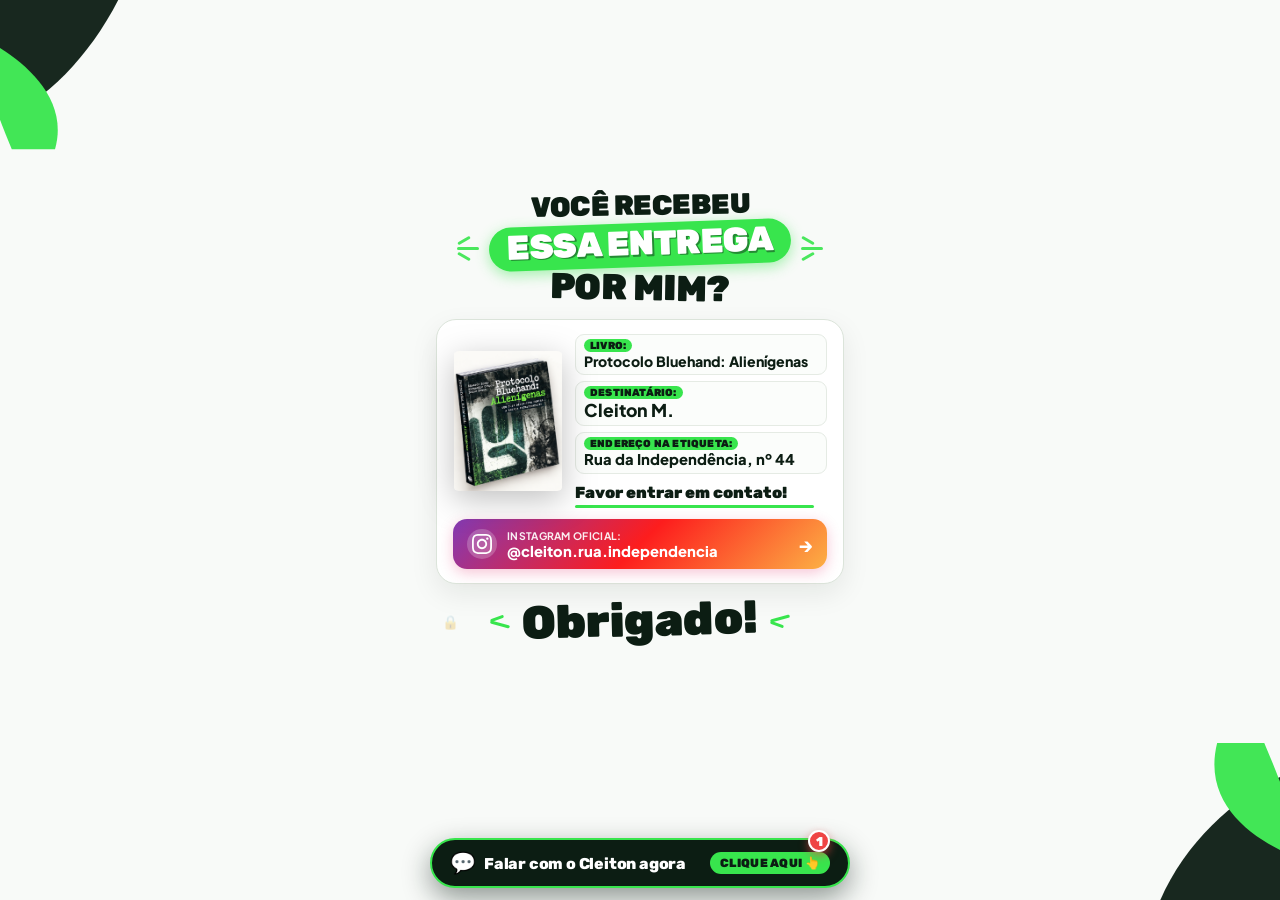
<file: index.html>
<!DOCTYPE html>
<html lang="pt-BR">
<head>
  <meta charset="UTF-8">
  <meta name="viewport" content="width=device-width, initial-scale=1.0, maximum-scale=1.0, user-scalable=no, viewport-fit=cover">
  <title>Aviso de Entrega • Protocolo Bluehand: Alienígenas</title>
  
  <!-- SEO & Meta Tags -->
  <meta name="description" content="Você recebeu esta entrega por engano? Entre em contato diretamente com Cleiton M.">
  <meta property="og:title" content="Você recebeu essa entrega por mim? • Cleiton M.">
  <meta property="og:description" content="Aviso de entrega do livro Protocolo Bluehand: Alienígenas. Por favor, entre em contato!">
  <meta property="og:image" content="assets/livro.png">

  <!-- Google Fonts -->
  <link rel="preconnect" href="https://fonts.googleapis.com">
  <link rel="preconnect" href="https://fonts.gstatic.com" crossorigin>
  <link href="https://fonts.googleapis.com/css2?family=Plus+Jakarta+Sans:wght@600;700;800&family=Rubik:ital,wght@0,700;0,800;0,900;1,800&display=swap" rel="stylesheet">

  <link rel="stylesheet" href="style.css">
</head>
<body>

  <!-- Decorações Fluidas de Fundo -->
  <div class="corner-shape corner-top-left" aria-hidden="true">
    <svg viewBox="0 0 280 200" fill="none" xmlns="http://www.w3.org/2000/svg">
      <path d="M-20 -20 L160 -20 C120 70, 50 140, -20 160 Z" fill="#0C1D13"/>
      <path d="M-20 50 C20 70, 90 120, 70 190 L15 190 C-10 130, -20 100, -20 50 Z" fill="#38E54D"/>
    </svg>
  </div>

  <div class="corner-shape corner-bottom-right" aria-hidden="true">
    <svg viewBox="0 0 280 200" fill="none" xmlns="http://www.w3.org/2000/svg">
      <path d="M300 220 L120 220 C150 130, 230 60, 300 35 Z" fill="#0C1D13"/>
      <path d="M300 145 C250 125, 180 80, 200 0 L260 0 C285 60, 300 95, 300 145 Z" fill="#38E54D"/>
    </svg>
  </div>

  <!-- CONTAINER PRINCIPAL: ELEMENTOS AGRUPADOS DE FORMA HARMÔNICA E CENTRALIZADA -->
  <div class="page-container">
    
    <!-- Cabeçalho de Impacto -->
    <header class="hero-header">
      <div class="doodle-bursts left" aria-hidden="true">
        <span></span><span></span><span></span>
      </div>

      <div class="title-container">
        <h1 class="main-title">
          <span class="title-top">VOCÊ RECEBEU</span>
          <span class="brush-badge">ESSA ENTREGA</span>
          <span class="title-bottom">POR MIM?</span>
        </h1>
      </div>

      <div class="doodle-bursts right" aria-hidden="true">
        <span></span><span></span><span></span>
      </div>
    </header>

    <!-- Card do Folheto -->
    <main class="flyer-card">
      
      <div class="flyer-content-row">
        <!-- Capa do Livro -->
        <div class="book-box">
          <img src="assets/livro.png" alt="Livro Protocolo Bluehand: Alienígenas" class="book-img">
        </div>

        <!-- Dados do Livro e Destinatário -->
        <div class="details-box">
          <div class="info-pill-item">
            <span class="pill-tag">LIVRO:</span>
            <strong class="pill-title">Protocolo Bluehand: Alienígenas</strong>
          </div>

          <div class="info-pill-item">
            <span class="pill-tag">DESTINATÁRIO:</span>
            <strong class="pill-title person-name">Cleiton M.</strong>
          </div>

          <div class="info-pill-item">
            <span class="pill-tag">ENDEREÇO NA ETIQUETA:</span>
            <strong class="pill-title address-text">Rua da Independência, nº 44</strong>
          </div>

          <div class="contact-prompt-wrap">
            <span class="contact-prompt">Favor entrar em contato!</span>
            <div class="doodle-underline"></div>
          </div>
        </div>
      </div>

      <!-- Botão do Instagram Oficial -->
      <a href="https://www.instagram.com/cleiton.rua.independencia/" target="_blank" rel="noopener noreferrer" class="instagram-btn">
        <div class="insta-icon-circle">
          <svg width="20" height="20" viewBox="0 0 24 24" fill="currentColor">
            <path d="M12 2.163c3.204 0 3.584.012 4.85.07 3.252.148 4.771 1.691 4.919 4.919.058 1.265.069 1.645.069 4.849 0 3.205-.012 3.584-.069 4.849-.149 3.225-1.664 4.771-4.919 4.919-1.266.058-1.644.07-4.85.07-3.204 0-3.584-.012-4.849-.07-3.26-.149-4.771-1.699-4.919-4.92-.058-1.265-.07-1.644-.07-4.849 0-3.204.013-3.583.07-4.849.149-3.227 1.664-4.771 4.919-4.919 1.266-.057 1.645-.069 4.849-.069zm0-2.163c-3.259 0-3.667.014-4.947.072-4.358.2-6.78 2.618-6.98 6.98-.059 1.281-.073 1.689-.073 4.948 0 3.259.014 3.668.072 4.948.2 4.358 2.618 6.78 6.98 6.98 1.281.058 1.689.072 4.948.072 3.259 0 3.668-.014 4.948-.072 4.354-.2 6.782-2.618 6.979-6.98.059-1.28.073-1.689.073-4.948 0-3.259-.014-3.667-.072-4.947-.196-4.354-2.617-6.78-6.979-6.98-1.281-.059-1.69-.073-4.949-.073zm0 5.838c-3.403 0-6.162 2.759-6.162 6.162s2.759 6.163 6.162 6.163 6.162-2.759 6.162-6.163c0-3.403-2.759-6.162-6.162-6.162zm0 10.162c-2.209 0-4-1.79-4-4 0-2.209 1.791-4 4-4s4 1.791 4 4c0 2.21-1.791 4-4 4zm6.406-11.845c-.796 0-1.441.645-1.441 1.44s.645 1.44 1.441 1.44c.795 0 1.439-.645 1.439-1.44s-.644-1.44-1.439-1.44z"/>
          </svg>
        </div>
        <div class="insta-info">
          <span class="insta-sub">Instagram Oficial:</span>
          <strong class="insta-username">@cleiton.rua.independencia</strong>
        </div>
        <span class="insta-arrow">→</span>
      </a>

    </main>

    <!-- Rodapé: Obrigado com Doodles Radiantes -->
    <footer class="hero-footer">
      <div class="thanks-row">
        <div class="doodle-bursts-small left" aria-hidden="true">
          <span></span><span></span>
        </div>
        <span class="thanks-text">Obrigado!</span>
        <div class="doodle-bursts-small right" aria-hidden="true">
          <span></span><span></span>
        </div>
      </div>
      <a href="admin.html" class="admin-discreet-link" title="Painel Administrativo">🔒</a>
    </footer>

  </div>

  <!-- ========================================================================
       BALÃO FLUTUANTE DE CHAT (COM TEXTO, BADGE DE NOTIFICAÇÃO E CLIQUE AQUI)
       ======================================================================== -->
  <div class="floating-chat-container">
    <button type="button" id="floatingChatBtn" class="floating-chat-pill" aria-label="Falar com o Cleiton agora" title="Clique para enviar uma mensagem">
      <span class="floating-unread-badge" id="floatingUnreadBadge" aria-label="1 nova mensagem">1</span>
      <span class="floating-fab-icon">💬</span>
      <span class="floating-fab-text">Falar com o Cleiton agora</span>
      <span class="floating-click-hint">CLIQUE AQUI 👆</span>
    </button>
  </div>

  <!-- ========================================================================
       MODAL / DRAWER DO CHAT DESLIZANTE
       ======================================================================== -->
  <div id="chatDrawerBackdrop" class="chat-drawer-backdrop hidden"></div>
  
  <aside id="chatDrawer" class="chat-drawer hidden" aria-label="Janela de conversa">
    <!-- Cabeçalho do Chat -->
    <div class="drawer-header">
      <div class="drawer-profile">
        <div class="cleiton-avatar-circle">CM</div>
        <div class="drawer-profile-info">
          <div class="profile-name-row">
            <h4>Cleiton M.</h4>
            <span class="verified-check">✓</span>
          </div>
          <span class="profile-status">Online agora</span>
        </div>
      </div>
      <button type="button" id="btnCloseChatDrawer" class="btn-close-drawer" aria-label="Fechar chat">✕</button>
    </div>

    <!-- Corpo do Chat -->
    <div class="drawer-body">
      
      <!-- ESTADO 1: FORMULÁRIO DE PRIMEIRO CONTATO -->
      <div id="contactFormContainer" class="drawer-view">
        <div class="view-intro">
          <h5>Envie uma mensagem direta</h5>
          <p>Mande uma mensagem e conversaremos aqui mesmo.</p>
        </div>

        <form id="contactForm" class="compact-form" novalidate>
          <div class="input-block">
            <label for="inputName">Seu Nome:</label>
            <input type="text" id="inputName" name="nome" placeholder="Como posso te chamar?" required autocomplete="name">
          </div>

          <div class="input-block">
            <label for="inputPhone">Seu WhatsApp / Telefone:</label>
            <input type="tel" id="inputPhone" name="contato" placeholder="(XX) XXXXX-XXXX" required autocomplete="tel">
          </div>

          <div class="input-block">
            <label for="inputMessage">Sua Mensagem:</label>
            <textarea id="inputMessage" name="mensagem" rows="3" placeholder="Ex: Olá Cleiton, recebi seu livro..." required></textarea>
          </div>

          <button type="submit" id="btnSubmitForm" class="drawer-submit-btn">
            <span class="btn-text">Enviar para o Cleiton</span>
            <span class="btn-spinner" aria-hidden="true"></span>
          </button>
        </form>
      </div>

      <!-- ESTADO 2: CONVERSA ATIVA -->
      <div id="chatViewContainer" class="drawer-view hidden">
        <div class="chat-messages-container" id="chatMessages" role="log" aria-live="polite">
          <!-- Mensagens geradas via script.js -->
        </div>

        <form id="chatQuickForm" class="drawer-input-bar">
          <input type="text" id="chatQuickInput" placeholder="Digite uma resposta..." autocomplete="off" required>
          <button type="submit" id="chatQuickSendBtn" class="drawer-send-btn" title="Enviar Mensagem">
            <svg width="20" height="20" viewBox="0 0 24 24" fill="none" stroke="currentColor" stroke-width="2.5" stroke-linecap="round" stroke-linejoin="round">
              <line x1="22" y1="2" x2="11" y2="13"></line>
              <polygon points="22 2 15 22 11 13 2 9 22 2"></polygon>
            </svg>
          </button>
        </form>
      </div>

    </div>
  </aside>

  <!-- Notificação Toast -->
  <div id="toastNotification" class="toast-popup" role="alert" aria-live="assertive"></div>

  <script src="script.js"></script>
</body>
</html>
</file>
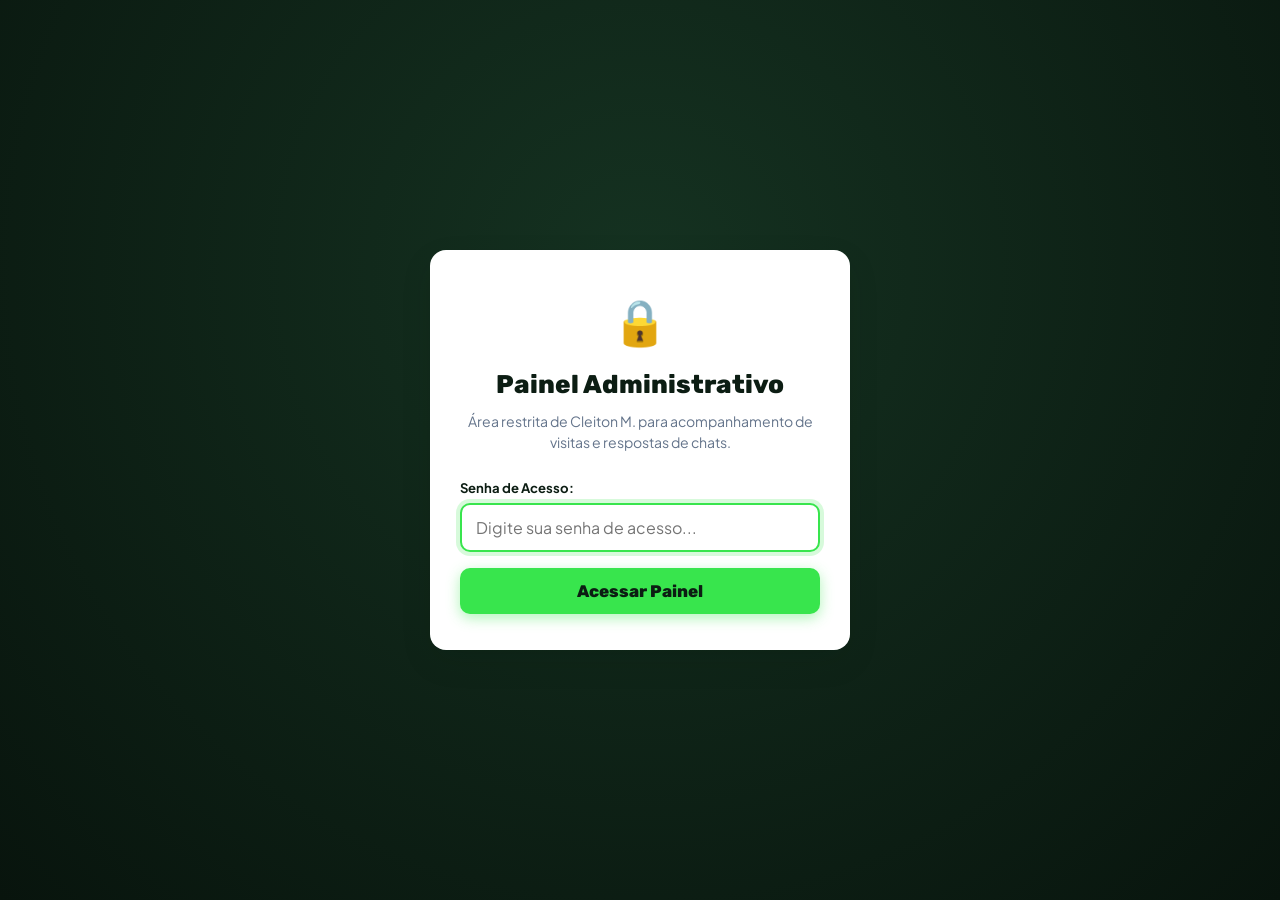
<file: admin.html>
<!DOCTYPE html>
<html lang="pt-BR">
<head>
  <meta charset="UTF-8">
  <meta name="viewport" content="width=device-width, initial-scale=1.0">
  <title>Painel do Cleiton • Gestão de Acessos e Chats</title>

  <!-- Google Fonts -->
  <link rel="preconnect" href="https://fonts.googleapis.com">
  <link rel="preconnect" href="https://fonts.gstatic.com" crossorigin>
  <link href="https://fonts.googleapis.com/css2?family=Plus+Jakarta+Sans:wght@400;500;600;700;800&family=Rubik:wght@600;700;800&display=swap" rel="stylesheet">

  <link rel="stylesheet" href="admin.css">
</head>
<body>

  <!-- TELA DE LOGIN / BLOQUEIO POR SENHA -->
  <div id="loginOverlay" class="login-overlay">
    <div class="login-card">
      <div class="login-icon">🔒</div>
      <h1 class="login-title">Painel Administrativo</h1>
      <p class="login-desc">Área restrita de Cleiton M. para acompanhamento de visitas e respostas de chats.</p>
      
      <form id="adminLoginForm" class="login-form">
        <div class="login-input-wrap">
          <label for="adminPasswordInput">Senha de Acesso:</label>
          <input type="password" id="adminPasswordInput" placeholder="Digite sua senha de acesso..." required autofocus>
        </div>
        <button type="submit" id="btnAdminLogin" class="btn-primary-admin">Acessar Painel</button>
      </form>
    </div>
  </div>

  <!-- APLICAÇÃO ADMINISTRATIVA -->
  <div id="adminApp" class="admin-app hidden">
    
    <!-- Topbar -->
    <header class="admin-topbar">
      <div class="topbar-brand">
        <div class="admin-logo-badge">CM</div>
        <div class="brand-text">
          <h2 class="brand-title">Painel de Acompanhamento</h2>
          <span class="brand-sub">Livro: Protocolo Bluehand: Alienígenas</span>
        </div>
      </div>

      <div class="topbar-actions">
        <div class="sync-badge" id="syncStatusBadge">
          <span class="sync-dot"></span>
          <span id="syncStatusText">Conectado</span>
        </div>

        <button id="btnManualRefresh" class="icon-action-btn" title="Atualizar dados agora">
          <svg width="18" height="18" viewBox="0 0 24 24" fill="none" stroke="currentColor" stroke-width="2.5" stroke-linecap="round" stroke-linejoin="round">
            <polyline points="23 4 23 10 17 10"></polyline>
            <polyline points="1 20 1 14 7 14"></polyline>
            <path d="M3.51 9a9 9 0 0 1 14.85-3.36L23 10M1 14l4.64 4.36A9 9 0 0 0 20.49 15"></path>
          </svg>
          <span class="btn-label-desktop">Atualizar</span>
        </button>

        <a href="index.html" target="_blank" class="icon-action-btn" title="Ver página pública">
          <svg width="18" height="18" viewBox="0 0 24 24" fill="none" stroke="currentColor" stroke-width="2">
            <path d="M18 13v6a2 2 0 0 1-2 2H5a2 2 0 0 1-2-2V8a2 2 0 0 1 2-2h6"></path>
            <polyline points="15 3 21 3 21 9"></polyline>
            <line x1="10" y1="14" x2="21" y2="3"></line>
          </svg>
          <span class="btn-label-desktop">Ver Site</span>
        </a>

        <button id="btnLogout" class="logout-btn" title="Sair do painel">Sair</button>
      </div>
    </header>

    <main class="admin-content-container">

      <!-- BANNER DE CONFIGURAÇÃO (se o URL do Google ainda não foi definido) -->
      <div id="gasWarningBanner" class="alert-banner hidden">
        <div class="alert-icon">⚠️</div>
        <div class="alert-content">
          <strong>Modo de Demonstração Ativo:</strong> Você ainda não configurou o URL do Google Apps Script em <code>script.js</code> e <code>admin.js</code>. O painel está exibindo dados de exemplo. Siga as instruções do <code>README.md</code> para conectar à sua planilha real!
        </div>
      </div>

      <!-- NAVEGAÇÃO PRINCIPAL DO PAINEL (ABAS) -->
      <nav class="admin-main-nav" aria-label="Navegação do Painel">
        <button type="button" class="main-nav-tab active" id="tabNavChats" data-view="chats">
          <span class="tab-icon">💬</span>
          <span class="tab-title">Mensagens & Conversas</span>
          <span class="tab-badge badge-pending hidden" id="navBadgePending">0</span>
        </button>
        <button type="button" class="main-nav-tab" id="tabNavAccesses" data-view="accesses">
          <span class="tab-icon">📊</span>
          <span class="tab-title">Planilha & Métricas de Acessos</span>
          <span class="tab-badge badge-accent" id="navBadgeAccesses">0</span>
        </button>
      </nav>

      <!-- ================================================================== -->
      <!-- ABA 1: MENSAGENS & CONVERSAS                                       -->
      <!-- ================================================================== -->
      <div id="chatsViewSection">
        <!-- CARDS DE MÉTRICAS (KPIs) -->
        <section class="kpi-grid">
          <div class="kpi-card">
            <div class="kpi-icon-wrap bg-green-subtle">
              👥
            </div>
            <div class="kpi-data">
              <span class="kpi-label">Pessoas que Acessaram</span>
              <strong class="kpi-value" id="kpiTotalVisitors">0</strong>
              <span class="kpi-detail">Visitantes únicos detectados</span>
            </div>
          </div>

          <div class="kpi-card">
            <div class="kpi-icon-wrap bg-blue-subtle">
              💬
            </div>
            <div class="kpi-data">
              <span class="kpi-label">Conversas Iniciadas</span>
              <strong class="kpi-value" id="kpiTotalChats">0</strong>
              <span class="kpi-detail">Contatos que enviaram mensagem</span>
            </div>
          </div>

          <div class="kpi-card">
            <div class="kpi-icon-wrap bg-purple-subtle">
              📩
            </div>
            <div class="kpi-data">
              <span class="kpi-label">Total de Mensagens</span>
              <strong class="kpi-value" id="kpiTotalMessages">0</strong>
              <span class="kpi-detail">Entre visitantes e você</span>
            </div>
          </div>

          <div class="kpi-card highlight-pending" id="kpiPendingCard">
            <div class="kpi-icon-wrap bg-orange-subtle">
              🔔
            </div>
            <div class="kpi-data">
              <span class="kpi-label">Aguardando Resposta</span>
              <strong class="kpi-value" id="kpiPendingMessages">0</strong>
              <span class="kpi-detail" id="kpiPendingDetail">Tudo em dia!</span>
            </div>
          </div>
        </section>

        <!-- ÁREA DE GESTÃO DE CONVERSAS (INBOX + CHAT ATIVO) -->
        <section class="inbox-layout-wrapper" id="inboxLayoutWrapper">

          <!-- Coluna Esquerda: Lista de Conversas -->
          <div class="inbox-sidebar" id="inboxSidebar">
            <div class="sidebar-header">
              <div class="search-box">
                <svg width="16" height="16" viewBox="0 0 24 24" fill="none" stroke="currentColor" stroke-width="2">
                  <circle cx="11" cy="11" r="8"></circle>
                  <line x1="21" y1="21" x2="16.65" y2="16.65"></line>
                </svg>
                <input type="text" id="searchInput" placeholder="Buscar por nome ou telefone...">
              </div>

              <div class="filter-tabs">
                <button class="filter-tab active" data-filter="all">Todos (<span id="countTabAll">0</span>)</button>
                <button class="filter-tab" data-filter="pending">Aguardando (<span id="countTabPending">0</span>)</button>
                <button class="filter-tab" data-filter="scanned">Só Acessos (<span id="countTabScanned">0</span>)</button>
              </div>
            </div>

            <div class="conversations-scroll-list" id="conversationsList">
              <!-- Conversas geradas dinamicamente via admin.js -->
              <div class="inbox-loading">Carregando contatos...</div>
            </div>
          </div>

          <!-- Coluna Direita: Conversa Ativa Selecionada -->
          <div class="chat-viewer-panel" id="chatViewerPanel">

            <!-- Estado Sem Seleção -->
            <div id="emptyChatState" class="empty-chat-state">
              <div class="empty-icon">💬</div>
              <h3>Nenhuma conversa selecionada</h3>
              <p>Selecione um contato na lista ao lado para ver o histórico e responder.</p>
            </div>

            <!-- Estado Com Conversa Ativa -->
            <div id="activeChatState" class="active-chat-state hidden">
              <!-- Header do Chat Selecionado -->
              <div class="active-chat-header">
                <!-- Botão Voltar (Visível no Celular) -->
                <button type="button" id="btnBackToInbox" class="btn-back-inbox" aria-label="Voltar para a lista">
                  <svg width="18" height="18" viewBox="0 0 24 24" fill="none" stroke="currentColor" stroke-width="2.5" stroke-linecap="round" stroke-linejoin="round">
                    <line x1="19" y1="12" x2="5" y2="12"></line>
                    <polyline points="12 19 5 12 12 5"></polyline>
                  </svg>
                  <span>Voltar</span>
                </button>

                <div class="contact-details">
                  <div class="contact-avatar-large" id="activeContactAvatar">JD</div>
                  <div class="contact-meta">
                    <div class="name-row">
                      <h3 id="activeContactName">Nome do Visitante</h3>
                      <span class="status-pill" id="activeContactStatus">Aguardando</span>
                    </div>
                    <div class="contact-sub-row">
                      <span id="activeContactPhone">Sem telefone</span>
                      <span class="bullet">•</span>
                      <span id="activeContactVisits">1 acesso</span>
                    </div>
                  </div>
                </div>

                <div class="contact-actions">
                  <a id="btnCallWhatsapp" href="#" target="_blank" class="action-btn-whatsapp" title="Abrir conversa no WhatsApp Web / App">
                    <svg width="18" height="18" viewBox="0 0 24 24" fill="currentColor">
                      <path d="M12.031 6.172c-3.181 0-5.767 2.586-5.768 5.766-.001 1.298.38 2.27 1.019 3.287l-.711 2.598 2.669-.699c.983.541 1.879.82 2.791.82 3.181 0 5.767-2.586 5.767-5.766.001-3.181-2.586-5.766-5.767-5.766zm0-2.172c4.385 0 7.943 3.559 7.943 7.938 0 4.38-3.558 7.938-7.943 7.938-1.343 0-2.617-.338-3.738-.934l-4.293 1.124 1.146-4.186c-.672-1.182-1.058-2.545-1.058-3.942 0-4.379 3.558-7.938 7.943-7.938z"/>
                    </svg>
                    Chamar no WhatsApp
                  </a>
                </div>
              </div>

              <!-- Janela de Mensagens do Chat -->
              <div class="active-chat-messages" id="activeChatMessages">
                <!-- Mensagens renderizadas dinamicamente -->
              </div>

              <!-- Caixa de Resposta do Cleiton -->
              <form id="adminReplyForm" class="admin-reply-box">
                <div class="reply-textarea-wrap">
                  <textarea id="adminReplyText" rows="2" placeholder="Escreva sua resposta para o visitante... (Pressione Ctrl+Enter para enviar)" required></textarea>
                </div>
                <button type="submit" id="btnAdminSendReply" class="btn-reply-send">
                  <span>Responder como Cleiton</span>
                  <svg width="18" height="18" viewBox="0 0 24 24" fill="none" stroke="currentColor" stroke-width="2.5">
                    <line x1="22" y1="2" x2="11" y2="13"></line>
                    <polygon points="22 2 15 22 11 13 2 9 22 2"></polygon>
                  </svg>
                </button>
              </form>
            </div>

          </div>

        </section>
      </div>

      <!-- ================================================================== -->
      <!-- ABA 2: PLANILHA & MÉTRICAS DE ACESSOS                              -->
      <!-- ================================================================== -->
      <div id="accessesViewSection" class="access-view-section hidden">

        <!-- CARDS DE MÉTRICAS ESPECÍFICAS DE ACESSO -->
        <section class="access-kpi-grid">
          <div class="kpi-card accent-card">
            <div class="kpi-icon-wrap bg-green-subtle">📲</div>
            <div class="kpi-data">
              <span class="kpi-label">Total de Acessos</span>
              <strong class="kpi-value" id="kpiAccessTotal">0</strong>
              <span class="kpi-detail">Vezes que o link/QR foi aberto</span>
            </div>
          </div>

          <div class="kpi-card">
            <div class="kpi-icon-wrap bg-blue-subtle">👥</div>
            <div class="kpi-data">
              <span class="kpi-label">Pessoas Diferentes</span>
              <strong class="kpi-value" id="kpiAccessVisitors">0</strong>
              <span class="kpi-detail">Dispositivos/visitantes únicos</span>
            </div>
          </div>

          <div class="kpi-card">
            <div class="kpi-icon-wrap bg-purple-subtle">🔄</div>
            <div class="kpi-data">
              <span class="kpi-label">Acessos por Pessoa</span>
              <strong class="kpi-value" id="kpiAccessAvgPerPerson">1.0</strong>
              <span class="kpi-detail">Média de retorno por visitante</span>
            </div>
          </div>

          <div class="kpi-card highlight-peak">
            <div class="kpi-icon-wrap bg-orange-subtle">🕒</div>
            <div class="kpi-data">
              <span class="kpi-label">Horário de Pico</span>
              <strong class="kpi-value" id="kpiAccessPeakHour">--:--</strong>
              <span class="kpi-detail" id="kpiAccessPeakDetail">Horário de maior leitura</span>
            </div>
          </div>

          <div class="kpi-card">
            <div class="kpi-icon-wrap bg-emerald-subtle">📱</div>
            <div class="kpi-data">
              <span class="kpi-label">Acessos Celular</span>
              <strong class="kpi-value" id="kpiAccessMobilePct">100%</strong>
              <span class="kpi-detail">Leituras via smartphone</span>
            </div>
          </div>
        </section>

        <!-- GRÁFICO DE ACESSOS POR HORA DO DIA (24H) -->
        <section class="access-chart-card">
          <div class="chart-header">
            <div class="chart-header-titles">
              <h3 class="chart-title">🕒 Distribuição de Acessos por Horário do Dia (00h às 23h)</h3>
              <p class="chart-subtitle">Descubra em quais horários do dia as pessoas mais escaneiam o folheto do livro.</p>
            </div>
            <div class="peak-badge-pill" id="peakHourBadge">
              <span class="peak-dot"></span>
              <span id="peakHourBadgeText">Pico: Calculando...</span>
            </div>
          </div>

          <!-- Barras de 24 Horas -->
          <div class="hourly-chart-container">
            <div class="hourly-bars-wrapper" id="hourlyBarsWrapper">
              <!-- Gerado dinamicamente via admin.js com 24 colunas -->
            </div>
          </div>

          <div class="chart-footer-note">
            <span class="note-icon">💡</span>
            <span id="hourlyInsightText">O gráfico acima exibe em tempo real quantas vezes a página foi acessada em cada hora do dia. Passe o mouse sobre as barras para ver a contagem exata.</span>
          </div>
        </section>

        <!-- GRID DE 2 COLUNAS: RANKING DE PESSOAS + DISPOSITIVOS & ORIGENS -->
        <section class="access-analytics-grid">
          
          <!-- Coluna 1: Ranking de Pessoas que Mais Acessaram -->
          <div class="analytics-card">
            <div class="analytics-card-header">
              <div>
                <h4 class="analytics-title">👥 Acessos por Pessoa (Mais Frequentes)</h4>
                <p class="analytics-subtitle">Descubra quem tem mais interesse ou abriu o aviso mais vezes.</p>
              </div>
              <span class="counter-badge" id="peopleRankingCount">0 pessoas</span>
            </div>

            <div class="people-ranking-scroll" id="peopleRankingList">
              <!-- Gerado dinamicamente via admin.js -->
            </div>
          </div>

          <!-- Coluna 2: Dispositivos & Origem -->
          <div class="analytics-card">
            <div class="analytics-card-header">
              <div>
                <h4 class="analytics-title">📱 Dispositivos & Origem dos Acessos</h4>
                <p class="analytics-subtitle">Aparelhos usados para escanear e canais de entrada.</p>
              </div>
            </div>

            <div class="device-analytics-content" id="deviceAnalyticsContent">
              <!-- Gerado dinamicamente via admin.js -->
            </div>
          </div>

        </section>

        <!-- PLANILHA COMPLETA DE ACESSOS COM BUSCA E FILTROS -->
        <section class="access-table-card">
          <div class="table-card-header">
            <div class="table-titles">
              <h3 class="table-title">📋 Planilha Detalhada de Acessos</h3>
              <p class="table-subtitle">Carimbo individual com data, horário exato, visitante e aparelho de cada acesso.</p>
            </div>

            <div class="table-header-actions">
              <button type="button" id="btnExportAccessCsv" class="btn-table-action btn-export" title="Baixar todos os acessos em formato CSV (compatível com Excel)">
                <svg width="16" height="16" viewBox="0 0 24 24" fill="none" stroke="currentColor" stroke-width="2.5" stroke-linecap="round" stroke-linejoin="round">
                  <path d="M21 15v4a2 2 0 0 1-2 2H5a2 2 0 0 1-2-2v-4"></path>
                  <polyline points="7 10 12 15 17 10"></polyline>
                  <line x1="12" y1="15" x2="12" y2="3"></line>
                </svg>
                <span>Exportar CSV</span>
              </button>

              <a id="btnOpenGoogleSheets" href="https://docs.google.com/spreadsheets/d/1n2wn6p_9rYgzwAb7JIHOqEDVx1HNfQRXCAj-uPtNrNA/edit" target="_blank" class="btn-table-action btn-sheets" title="Abrir a planilha diretamente no Google Planilhas">
                <svg width="16" height="16" viewBox="0 0 24 24" fill="none" stroke="currentColor" stroke-width="2" stroke-linecap="round" stroke-linejoin="round">
                  <path d="M18 13v6a2 2 0 0 1-2 2H5a2 2 0 0 1-2-2V8a2 2 0 0 1 2-2h6"></path>
                  <polyline points="15 3 21 3 21 9"></polyline>
                  <line x1="10" y1="14" x2="21" y2="3"></line>
                </svg>
                <span>Google Planilhas ↗</span>
              </a>
            </div>
          </div>

          <!-- Filtros da Tabela -->
          <div class="table-filters-bar">
            <div class="table-search-input-wrap">
              <svg width="16" height="16" viewBox="0 0 24 24" fill="none" stroke="currentColor" stroke-width="2">
                <circle cx="11" cy="11" r="8"></circle>
                <line x1="21" y1="21" x2="16.65" y2="16.65"></line>
              </svg>
              <input type="text" id="accessSearchInput" placeholder="Buscar por nome, telefone, data, horário...">
            </div>

            <div class="table-filter-group">
              <label for="accessFilterPeriod" class="filter-label">Período:</label>
              <select id="accessFilterPeriod" class="table-select">
                <option value="all">Todos os Acessos</option>
                <option value="today">Apenas Hoje</option>
                <option value="yesterday">Ontem</option>
                <option value="7days">Últimos 7 Dias</option>
              </select>
            </div>

            <div class="table-filter-group">
              <label for="accessFilterType" class="filter-label">Tipo:</label>
              <select id="accessFilterType" class="table-select">
                <option value="all">Todos os Tipos</option>
                <option value="first">1º Acesso Apenas</option>
                <option value="return">Retornos Apenas</option>
              </select>
            </div>

            <div class="table-count-summary" id="accessTableCountSummary">
              Exibindo <strong>0</strong> acessos
            </div>
          </div>

          <!-- Container da Tabela Estilo Planilha -->
          <div class="spreadsheet-table-container">
            <table class="spreadsheet-table" id="accessLogsTable">
              <thead>
                <tr>
                  <th>Data & Horário</th>
                  <th>Hora</th>
                  <th>Dia</th>
                  <th>Pessoa / Visitante</th>
                  <th>Contato</th>
                  <th>Dispositivo</th>
                  <th>Origem</th>
                  <th>Nº Acesso</th>
                  <th>Tipo</th>
                  <th>Ações</th>
                </tr>
              </thead>
              <tbody id="accessLogsTableBody">
                <!-- Linhas geradas dinamicamente via admin.js -->
                <tr>
                  <td colspan="10" class="table-loading-cell">Carregando planilha de acessos...</td>
                </tr>
              </tbody>
            </table>
          </div>

        </section>

      </div>

    </main>

  </div>

  <div id="adminToast" class="admin-toast"></div>

  <script src="admin.js"></script>
</body>
</html>
</file>
<file: style.css>
/* ==========================================================================
   STYLE.CSS - VERSÃO HARMONIOSA, CENTRADA E SEM VAZIOS
   ========================================================================== */

:root {
  --color-neon-green: #38e54d;
  --color-neon-hover: #2cd040;
  --color-dark-green: #0c1d13;
  --color-deep-forest: #142e20;
  --color-bg-page: #f8faf8;
  --color-card-bg: #ffffff;
  --color-border: #dbe4da;
  --color-text-main: #0c1d13;
  --color-text-muted: #4a5a50;
  --color-danger: #ef4444;
  
  --font-display: 'Rubik', -apple-system, BlinkMacSystemFont, sans-serif;
  --font-body: 'Plus Jakarta Sans', -apple-system, BlinkMacSystemFont, sans-serif;

  --shadow-card: 0 10px 28px rgba(12, 29, 19, 0.08);
  --shadow-neon: 0 8px 24px rgba(56, 229, 77, 0.45);
  --shadow-drawer: 0 -12px 40px rgba(0, 0, 0, 0.25);

  --radius-sm: 8px;
  --radius-md: 14px;
  --radius-lg: 20px;
  --radius-pill: 9999px;

  --transition-smooth: all 0.22s cubic-bezier(0.16, 1, 0.3, 1);
}

*, *::before, *::after {
  box-sizing: border-box;
  margin: 0;
  padding: 0;
}

html, body {
  min-height: 100%;
  background-color: var(--color-bg-page);
  color: var(--color-text-main);
  font-family: var(--font-body);
  line-height: 1.3;
  overflow-x: hidden;
  -webkit-font-smoothing: antialiased;
}

/* ==========================================================================
   DECORAÇÕES FLUIDAS DE CANTO
   ========================================================================== */
.corner-shape {
  position: fixed;
  pointer-events: none;
  z-index: 1;
  width: 220px;
  max-width: 36vw;
  opacity: 0.95;
}

.corner-top-left {
  top: 0;
  left: 0;
}

.corner-bottom-right {
  bottom: 0;
  right: 0;
}

.corner-shape svg {
  display: block;
  width: 100%;
  height: auto;
}

/* ==========================================================================
   CONTAINER PRINCIPAL: CENTRALIZADO COM ESPAÇAMENTO HARMÔNICO
   ========================================================================== */
.page-container {
  position: relative;
  z-index: 2;
  max-width: 440px;
  min-height: 100svh;
  margin: 0 auto;
  padding: 14px 16px 76px;
  display: flex;
  flex-direction: column;
  justify-content: center;
  align-items: center;
  gap: 12px;
}

/* ==========================================================================
   CABEÇALHO
   ========================================================================== */
.hero-header {
  display: flex;
  align-items: center;
  justify-content: center;
  gap: 10px;
  text-align: center;
  width: 100%;
}

.title-container {
  display: flex;
  flex-direction: column;
  align-items: center;
}

.main-title {
  font-family: var(--font-display);
  font-weight: 900;
  text-transform: uppercase;
  letter-spacing: -0.5px;
  line-height: 1.05;
  color: var(--color-dark-green);
  display: flex;
  flex-direction: column;
  align-items: center;
}

.title-top {
  font-size: clamp(1.25rem, 4.6vw, 1.75rem);
  transform: rotate(-1deg);
}

.brush-badge {
  background-color: var(--color-neon-green);
  color: #ffffff;
  padding: 3px 18px 5px;
  margin: 2px 0;
  border-radius: var(--radius-pill);
  font-size: clamp(1.45rem, 5.6vw, 2.15rem);
  transform: rotate(-2deg);
  display: inline-block;
  box-shadow: 0 4px 14px rgba(56, 229, 77, 0.45);
  text-shadow: 1.5px 1.5px 0px rgba(12, 29, 19, 0.45);
}

.title-bottom {
  font-size: clamp(1.5rem, 5.8vw, 2.25rem);
  transform: rotate(1deg);
}

/* Raios Doodles */
.doodle-bursts {
  display: flex;
  flex-direction: column;
  gap: 5px;
  opacity: 0.9;
}

.doodle-bursts span {
  display: block;
  height: 3px;
  background-color: var(--color-neon-green);
  border-radius: 3px;
}

.doodle-bursts.left span:nth-child(1) { width: 14px; transform: rotate(-30deg); }
.doodle-bursts.left span:nth-child(2) { width: 22px; transform: rotate(0deg); }
.doodle-bursts.left span:nth-child(3) { width: 14px; transform: rotate(30deg); }

.doodle-bursts.right span:nth-child(1) { width: 14px; transform: rotate(30deg); }
.doodle-bursts.right span:nth-child(2) { width: 22px; transform: rotate(0deg); }
.doodle-bursts.right span:nth-child(3) { width: 14px; transform: rotate(-30deg); }

/* ==========================================================================
   CARD DO FOLHETO
   ========================================================================== */
.flyer-card {
  width: 100%;
  background: var(--color-card-bg);
  border: 1.8px solid var(--color-border);
  border-radius: var(--radius-lg);
  padding: 14px 16px;
  box-shadow: var(--shadow-card);
  display: flex;
  flex-direction: column;
  gap: 11px;
}

.flyer-content-row {
  display: flex;
  align-items: center;
  gap: 12px;
}

.book-box {
  width: 110px;
  min-width: 110px;
  display: flex;
  justify-content: center;
}

.book-img {
  width: 100%;
  height: auto;
  max-height: 140px;
  object-fit: contain;
  border-radius: 6px;
  filter: drop-shadow(0 8px 16px rgba(0, 0, 0, 0.25));
  display: block;
}

.details-box {
  flex: 1;
  display: flex;
  flex-direction: column;
  gap: 6px;
}

.info-pill-item {
  display: flex;
  flex-direction: column;
  background: #fbfdfb;
  border: 1.2px solid #e5ebe4;
  border-radius: 9px;
  padding: 4px 8px;
}

.pill-tag {
  align-self: flex-start;
  background-color: var(--color-neon-green);
  color: var(--color-dark-green);
  font-family: var(--font-display);
  font-size: 0.64rem;
  font-weight: 900;
  text-transform: uppercase;
  padding: 1px 6px;
  border-radius: var(--radius-pill);
  line-height: 1.1;
  letter-spacing: 0.2px;
}

.pill-title {
  font-size: 0.88rem;
  font-weight: 800;
  color: var(--color-dark-green);
  line-height: 1.2;
  margin-top: 1px;
}

.person-name {
  font-size: 1.1rem;
  font-weight: 900;
}

.address-text {
  font-size: 0.92rem;
  font-weight: 800;
  color: var(--color-dark-green);
}

.contact-prompt-wrap {
  margin-top: 2px;
}

.contact-prompt {
  font-family: var(--font-display);
  font-size: 1rem;
  font-weight: 900;
  color: var(--color-dark-green);
  line-height: 1.1;
}

.doodle-underline {
  height: 3.5px;
  background: var(--color-neon-green);
  border-radius: 3px;
  width: 95%;
  margin-top: 2px;
}

/* Botão do Instagram */
.instagram-btn {
  display: flex;
  align-items: center;
  gap: 10px;
  background: linear-gradient(135deg, #833ab4, #fd1d1d, #fcb045);
  color: #ffffff;
  text-decoration: none;
  border-radius: var(--radius-md);
  padding: 10px 14px;
  box-shadow: 0 4px 14px rgba(225, 48, 108, 0.28);
  transition: var(--transition-smooth);
}

.instagram-btn:hover {
  transform: translateY(-1px);
}

.insta-icon-circle {
  background: rgba(255, 255, 255, 0.22);
  width: 30px;
  height: 30px;
  border-radius: 50%;
  display: flex;
  align-items: center;
  justify-content: center;
}

.insta-info {
  display: flex;
  flex-direction: column;
  flex: 1;
}

.insta-sub {
  font-size: 0.65rem;
  opacity: 0.92;
  text-transform: uppercase;
  font-weight: 700;
  letter-spacing: 0.3px;
}

.insta-username {
  font-size: 0.92rem;
  font-weight: 900;
  line-height: 1.1;
}

.insta-arrow {
  font-size: 1.2rem;
  font-weight: 900;
}

/* ==========================================================================
   RODAPÉ (OBRIGADO DESTACADO COM ESPAÇO LIMPO)
   ========================================================================== */
.hero-footer {
  width: 100%;
  display: flex;
  align-items: center;
  justify-content: center;
  position: relative;
  text-align: center;
  padding: 2px 0;
}

.thanks-row {
  display: inline-flex;
  align-items: center;
  gap: 12px;
}

.thanks-text {
  font-family: var(--font-display);
  font-size: clamp(2rem, 7.8vw, 2.9rem);
  font-weight: 900;
  color: var(--color-dark-green);
  transform: rotate(-1.5deg);
  letter-spacing: -0.5px;
  line-height: 1;
}

.doodle-bursts-small {
  display: flex;
  flex-direction: column;
  gap: 3px;
}

.doodle-bursts-small span {
  display: block;
  height: 2.8px;
  background-color: var(--color-neon-green);
  border-radius: 3px;
}

.doodle-bursts-small.left span:nth-child(1) { width: 14px; transform: rotate(-20deg); }
.doodle-bursts-small.left span:nth-child(2) { width: 20px; transform: rotate(15deg); }

.doodle-bursts-small.right span:nth-child(1) { width: 20px; transform: rotate(-15deg); }
.doodle-bursts-small.right span:nth-child(2) { width: 14px; transform: rotate(20deg); }

.admin-discreet-link {
  position: absolute;
  left: 0;
  font-size: 0.85rem;
  opacity: 0.25;
  text-decoration: none;
  padding: 6px;
}

.admin-discreet-link:hover {
  opacity: 0.9;
}

/* ==========================================================================
   BALÃO FLUTUANTE DE CHAT (COM TEXTO, BADGE DE NOTIFICAÇÃO E CLIQUE AQUI)
   ========================================================================== */
.floating-chat-container {
  position: fixed;
  bottom: 12px;
  left: 50%;
  transform: translateX(-50%);
  width: calc(100% - 28px);
  max-width: 420px;
  z-index: 95;
  display: flex;
  justify-content: center;
}

.floating-chat-pill {
  width: 100%;
  display: flex;
  align-items: center;
  justify-content: space-between;
  gap: 8px;
  background-color: var(--color-dark-green);
  color: #ffffff;
  border: 2.2px solid var(--color-neon-green);
  padding: 11px 18px;
  border-radius: var(--radius-pill);
  cursor: pointer;
  box-shadow: 0 10px 28px rgba(12, 29, 19, 0.45);
  position: relative;
  transition: var(--transition-smooth);
}

.floating-chat-pill:hover {
  transform: scale(1.02) translateY(-2px);
  background-color: var(--color-deep-forest);
  box-shadow: 0 14px 35px rgba(56, 229, 77, 0.4);
}

.floating-unread-badge {
  position: absolute;
  top: -10px;
  right: 18px;
  background: #ef4444;
  color: #ffffff;
  min-width: 22px;
  height: 22px;
  padding: 0 4px;
  border-radius: var(--radius-pill);
  font-family: var(--font-display);
  font-weight: 900;
  font-size: 0.8rem;
  border: 2px solid #ffffff;
  display: flex;
  align-items: center;
  justify-content: center;
  box-shadow: 0 4px 10px rgba(239, 68, 68, 0.6);
  animation: bounceBadge 2s infinite ease-in-out;
}

.floating-unread-badge.hidden {
  display: none !important;
}

.floating-fab-icon {
  font-size: 1.3rem;
}

.floating-fab-text {
  flex: 1;
  text-align: left;
  font-family: var(--font-display);
  font-size: 0.98rem;
  font-weight: 800;
  letter-spacing: -0.2px;
  color: #ffffff;
}

.floating-click-hint {
  background-color: var(--color-neon-green);
  color: var(--color-dark-green);
  font-family: var(--font-display);
  font-size: 0.74rem;
  font-weight: 900;
  text-transform: uppercase;
  letter-spacing: 0.3px;
  padding: 4px 10px;
  border-radius: var(--radius-pill);
  white-space: nowrap;
  animation: pulseHint 1.8s infinite;
}

@keyframes bounceBadge {
  0%, 100% { transform: translateY(0); }
  50% { transform: translateY(-5px) scale(1.15); }
}

@keyframes pulseHint {
  0%, 100% { transform: scale(1); }
  50% { transform: scale(1.08); box-shadow: 0 0 10px var(--color-neon-green); }
}

/* ==========================================================================
   MODAL / DRAWER DO CHAT DESLIZANTE
   ========================================================================== */
.chat-drawer-backdrop {
  position: fixed;
  inset: 0;
  background: rgba(12, 29, 19, 0.45);
  backdrop-filter: blur(4px);
  z-index: 100;
  transition: opacity 0.25s ease;
}

.chat-drawer-backdrop.hidden {
  opacity: 0;
  pointer-events: none;
}

.chat-drawer {
  position: fixed;
  z-index: 110;
  background: #ffffff;
  box-shadow: var(--shadow-drawer);
  display: flex;
  flex-direction: column;
  transition: transform 0.3s cubic-bezier(0.16, 1, 0.3, 1), opacity 0.25s ease;
}

/* Mobile: Drawer vindo de baixo */
@media (max-width: 639px) {
  .chat-drawer {
    bottom: 0;
    left: 0;
    right: 0;
    height: 86dvh;
    border-radius: 24px 24px 0 0;
  }
  .chat-drawer.hidden {
    transform: translateY(100%);
    pointer-events: none;
  }
}

/* Desktop: Popup no canto direito */
@media (min-width: 640px) {
  .chat-drawer {
    bottom: 24px;
    right: 24px;
    width: 390px;
    height: 540px;
    border-radius: var(--radius-lg);
    border: 2px solid var(--color-border);
  }
  .chat-drawer.hidden {
    transform: translateY(30px) scale(0.95);
    opacity: 0;
    pointer-events: none;
  }
}

/* Header do Drawer */
.drawer-header {
  background: var(--color-dark-green);
  color: #ffffff;
  padding: 14px 18px;
  display: flex;
  align-items: center;
  justify-content: space-between;
  border-bottom: 2.5px solid var(--color-neon-green);
}

.drawer-profile {
  display: flex;
  align-items: center;
  gap: 12px;
}

.cleiton-avatar-circle {
  width: 42px;
  height: 42px;
  background: var(--color-neon-green);
  color: var(--color-dark-green);
  font-family: var(--font-display);
  font-weight: 900;
  font-size: 1.05rem;
  border-radius: 50%;
  display: flex;
  align-items: center;
  justify-content: center;
}

.drawer-profile-info {
  display: flex;
  flex-direction: column;
}

.profile-name-row {
  display: flex;
  align-items: center;
  gap: 6px;
}

.profile-name-row h4 {
  font-size: 1.05rem;
  font-weight: 800;
}

.verified-check {
  background: var(--color-neon-green);
  color: var(--color-dark-green);
  width: 16px;
  height: 16px;
  border-radius: 50%;
  display: inline-flex;
  align-items: center;
  justify-content: center;
  font-size: 0.65rem;
  font-weight: 900;
}

.profile-status {
  font-size: 0.76rem;
  color: #86efac;
  font-weight: 600;
}

.btn-close-drawer {
  background: rgba(255, 255, 255, 0.14);
  border: none;
  color: #ffffff;
  width: 36px;
  height: 36px;
  border-radius: 50%;
  font-size: 1.05rem;
  cursor: pointer;
  display: flex;
  align-items: center;
  justify-content: center;
  transition: all 0.2s;
}

.btn-close-drawer:hover {
  background: rgba(255, 255, 255, 0.28);
}

/* Corpo do Drawer */
.drawer-body {
  flex: 1;
  display: flex;
  flex-direction: column;
  overflow: hidden;
  background: #fbfdfb;
}

.drawer-view {
  flex: 1;
  display: flex;
  flex-direction: column;
  padding: 18px;
  overflow-y: auto;
}

.drawer-view.hidden {
  display: none !important;
}

.view-intro {
  margin-bottom: 16px;
}

.view-intro h5 {
  font-size: 1.15rem;
  font-weight: 900;
  color: var(--color-dark-green);
}

.view-intro p {
  font-size: 0.88rem;
  color: var(--color-text-muted);
  margin-top: 2px;
}

.compact-form {
  display: flex;
  flex-direction: column;
  gap: 14px;
}

.input-block {
  display: flex;
  flex-direction: column;
  gap: 5px;
}

.input-block label {
  font-size: 0.85rem;
  font-weight: 800;
  color: var(--color-dark-green);
}

.input-block input,
.input-block textarea {
  font-family: var(--font-body);
  font-size: 0.98rem;
  padding: 12px 14px;
  border: 1.8px solid var(--color-border);
  border-radius: var(--radius-md);
  outline: none;
  background: #ffffff;
  transition: var(--transition-smooth);
}

.input-block input:focus,
.input-block textarea:focus {
  border-color: var(--color-neon-green);
  box-shadow: 0 0 0 4px rgba(56, 229, 77, 0.2);
}

.drawer-submit-btn {
  background-color: var(--color-neon-green);
  color: var(--color-dark-green);
  font-family: var(--font-display);
  font-size: 1.08rem;
  font-weight: 900;
  padding: 14px;
  border: none;
  border-radius: var(--radius-md);
  cursor: pointer;
  box-shadow: var(--shadow-neon);
  margin-top: 6px;
  transition: var(--transition-smooth);
  display: flex;
  align-items: center;
  justify-content: center;
}

.drawer-submit-btn:hover {
  background-color: var(--color-neon-hover);
  transform: translateY(-1px);
}

.drawer-submit-btn.loading {
  opacity: 0.85;
  pointer-events: none;
}

.drawer-submit-btn.loading .btn-text {
  display: none;
}

.drawer-submit-btn.loading .btn-spinner {
  display: inline-block;
}

.btn-spinner {
  display: none;
  width: 22px;
  height: 22px;
  border: 3px solid rgba(12, 29, 19, 0.2);
  border-top-color: var(--color-dark-green);
  border-radius: 50%;
  animation: spin 0.8s linear infinite;
}

@keyframes spin {
  to { transform: rotate(360deg); }
}

/* Área de Mensagens */
.chat-messages-container {
  flex: 1;
  overflow-y: auto;
  padding: 10px 4px;
  display: flex;
  flex-direction: column;
  gap: 12px;
}

.chat-bubble-row {
  display: flex;
  flex-direction: column;
  max-width: 84%;
  animation: fadeIn 0.2s ease-out;
}

@keyframes fadeIn {
  from { opacity: 0; transform: translateY(4px); }
  to { opacity: 1; transform: translateY(0); }
}

.chat-bubble-row.visitor {
  align-self: flex-end;
  align-items: flex-end;
}

.chat-bubble-row.cleiton {
  align-self: flex-start;
  align-items: flex-start;
}

.chat-bubble {
  padding: 10px 15px;
  border-radius: 18px;
  font-size: 0.92rem;
  line-height: 1.38;
  word-break: break-word;
}

.chat-bubble-row.visitor .chat-bubble {
  background-color: var(--color-neon-green);
  color: var(--color-dark-green);
  border-bottom-right-radius: 3px;
  box-shadow: 0 3px 8px rgba(56, 229, 77, 0.25);
  font-weight: 500;
}

.chat-bubble-row.cleiton .chat-bubble {
  background-color: var(--color-dark-green);
  color: #ffffff;
  border-bottom-left-radius: 3px;
}

.chat-bubble-sender {
  font-size: 0.72rem;
  font-weight: 800;
  margin-bottom: 2px;
  color: var(--color-neon-green);
}

.chat-bubble-time {
  font-size: 0.68rem;
  color: var(--color-text-muted);
  margin-top: 3px;
  padding: 0 4px;
}

/* Barra de Digitação Rápida */
.drawer-input-bar {
  display: flex;
  gap: 8px;
  padding: 12px 16px;
  background: #ffffff;
  border-top: 1.5px solid var(--color-border);
}

.drawer-input-bar input {
  flex: 1;
  font-family: var(--font-body);
  font-size: 0.95rem;
  padding: 10px 14px;
  border: 1.8px solid var(--color-border);
  border-radius: var(--radius-pill);
  outline: none;
}

.drawer-input-bar input:focus {
  border-color: var(--color-neon-green);
}

.drawer-send-btn {
  background-color: var(--color-neon-green);
  color: var(--color-dark-green);
  border: none;
  width: 42px;
  height: 42px;
  border-radius: 50%;
  display: flex;
  align-items: center;
  justify-content: center;
  cursor: pointer;
  transition: var(--transition-smooth);
}

.drawer-send-btn:hover {
  background-color: var(--color-neon-hover);
  transform: scale(1.05);
}

/* Toast */
.toast-popup {
  position: fixed;
  bottom: 85px;
  left: 50%;
  transform: translateX(-50%) translateY(50px);
  background: var(--color-dark-green);
  color: #ffffff;
  padding: 11px 20px;
  border-radius: var(--radius-pill);
  border: 1.5px solid var(--color-neon-green);
  font-size: 0.88rem;
  font-weight: 700;
  z-index: 9999;
  opacity: 0;
  pointer-events: none;
  transition: all 0.25s ease-out;
  box-shadow: 0 8px 20px rgba(0, 0, 0, 0.25);
}

.toast-popup.visible {
  transform: translateX(-50%) translateY(0);
  opacity: 1;
}
</file>
<file: admin.css>
/* ==========================================================================
   ADMIN.CSS - PAINEL ADMINISTRATIVO CLEITON M.
   ========================================================================== */

:root {
  --admin-primary: #0c1d13;
  --admin-accent: #38e54d;
  --admin-accent-hover: #2cd040;
  --admin-bg: #f4f6f5;
  --admin-surface: #ffffff;
  --admin-border: #e2e8e0;
  --admin-text-main: #0c1d13;
  --admin-text-muted: #64748b;
  --admin-sidebar-bg: #f8faf8;
  --admin-danger: #ef4444;
  --admin-warning: #f59e0b;
  --admin-info: #0284c7;

  --font-family: 'Plus Jakarta Sans', -apple-system, BlinkMacSystemFont, sans-serif;
  --font-heading: 'Rubik', -apple-system, BlinkMacSystemFont, sans-serif;

  --shadow-subtle: 0 1px 3px rgba(0, 0, 0, 0.05);
  --shadow-card: 0 4px 14px rgba(12, 29, 19, 0.06);
  --shadow-pop: 0 12px 30px rgba(12, 29, 19, 0.12);
  --radius-md: 10px;
  --radius-lg: 16px;
  --radius-pill: 9999px;
}

*, *::before, *::after {
  box-sizing: border-box;
  margin: 0;
  padding: 0;
}

body {
  font-family: var(--font-family);
  background-color: var(--admin-bg);
  color: var(--admin-text-main);
  line-height: 1.5;
  min-height: 100vh;
  -webkit-font-smoothing: antialiased;
}

.hidden {
  display: none !important;
}

/* ==========================================================================
   TELA DE BLOQUEIO / LOGIN
   ========================================================================== */
.login-overlay {
  position: fixed;
  inset: 0;
  background: radial-gradient(circle at 50% 30%, #153221, #08140d);
  display: flex;
  align-items: center;
  justify-content: center;
  padding: 20px;
  z-index: 1000;
}

.login-card {
  background: var(--admin-surface);
  border-radius: var(--radius-lg);
  padding: 36px 30px;
  max-width: 420px;
  width: 100%;
  box-shadow: var(--shadow-pop);
  text-align: center;
  animation: popIn 0.3s ease-out;
}

@keyframes popIn {
  from { opacity: 0; transform: scale(0.95); }
  to { opacity: 1; transform: scale(1); }
}

.login-icon {
  font-size: 2.8rem;
  margin-bottom: 12px;
}

.login-title {
  font-family: var(--font-heading);
  font-size: 1.6rem;
  font-weight: 800;
  color: var(--admin-primary);
}

.login-desc {
  font-size: 0.88rem;
  color: var(--admin-text-muted);
  margin: 8px 0 24px;
}

.login-form {
  display: flex;
  flex-direction: column;
  gap: 16px;
}

.login-input-wrap {
  display: flex;
  flex-direction: column;
  text-align: left;
  gap: 6px;
}

.login-input-wrap label {
  font-size: 0.82rem;
  font-weight: 700;
  color: var(--admin-primary);
}

.login-input-wrap input {
  padding: 12px 14px;
  border: 2px solid var(--admin-border);
  border-radius: var(--radius-md);
  font-size: 1rem;
  font-family: var(--font-family);
  outline: none;
  transition: all 0.2s;
}

.login-input-wrap input:focus {
  border-color: var(--admin-accent);
  box-shadow: 0 0 0 4px rgba(56, 229, 77, 0.2);
}

.password-hint {
  font-size: 0.76rem;
  color: var(--admin-text-muted);
}

.password-hint code {
  background: #f1f5f9;
  padding: 2px 6px;
  border-radius: 4px;
  font-weight: 700;
  color: var(--admin-primary);
}

.btn-primary-admin {
  background-color: var(--admin-accent);
  color: var(--admin-primary);
  font-family: var(--font-heading);
  font-size: 1.05rem;
  font-weight: 800;
  padding: 13px;
  border: none;
  border-radius: var(--radius-md);
  cursor: pointer;
  transition: all 0.2s;
  box-shadow: 0 4px 14px rgba(56, 229, 77, 0.4);
}

.btn-primary-admin:hover {
  background-color: var(--admin-accent-hover);
  transform: translateY(-1px);
}

/* ==========================================================================
   TOPBAR
   ========================================================================== */
.admin-app {
  display: flex;
  flex-direction: column;
  min-height: 100vh;
}

.admin-app.hidden {
  display: none !important;
}

.admin-topbar {
  background: var(--admin-primary);
  color: #ffffff;
  padding: 14px 24px;
  display: flex;
  align-items: center;
  justify-content: space-between;
  border-bottom: 3px solid var(--admin-accent);
  position: sticky;
  top: 0;
  z-index: 50;
}

.topbar-brand {
  display: flex;
  align-items: center;
  gap: 12px;
}

.admin-logo-badge {
  width: 40px;
  height: 40px;
  background: var(--admin-accent);
  color: var(--admin-primary);
  font-family: var(--font-heading);
  font-weight: 900;
  font-size: 1.1rem;
  border-radius: 50%;
  display: flex;
  align-items: center;
  justify-content: center;
}

.brand-title {
  font-size: 1.1rem;
  font-weight: 800;
  line-height: 1.2;
}

.brand-sub {
  font-size: 0.78rem;
  color: #a7f3d0;
}

.topbar-actions {
  display: flex;
  align-items: center;
  gap: 12px;
}

.sync-badge {
  display: flex;
  align-items: center;
  gap: 6px;
  background: rgba(255, 255, 255, 0.1);
  padding: 6px 12px;
  border-radius: var(--radius-pill);
  font-size: 0.78rem;
  font-weight: 600;
}

.sync-dot {
  width: 8px;
  height: 8px;
  background: var(--admin-accent);
  border-radius: 50%;
  animation: pulseDot 2s infinite;
}

@keyframes pulseDot {
  0% { transform: scale(0.9); opacity: 0.7; }
  50% { transform: scale(1.2); opacity: 1; }
  100% { transform: scale(0.9); opacity: 0.7; }
}

.icon-action-btn {
  display: flex;
  align-items: center;
  gap: 6px;
  background: rgba(255, 255, 255, 0.12);
  color: #ffffff;
  border: none;
  padding: 8px 12px;
  border-radius: var(--radius-md);
  font-size: 0.85rem;
  font-weight: 600;
  cursor: pointer;
  text-decoration: none;
  transition: all 0.2s;
}

.icon-action-btn:hover {
  background: rgba(255, 255, 255, 0.22);
}

.logout-btn {
  background: none;
  border: 1px solid rgba(255, 255, 255, 0.25);
  color: #ffffff;
  padding: 8px 14px;
  border-radius: var(--radius-md);
  font-size: 0.85rem;
  cursor: pointer;
  transition: all 0.2s;
}

.logout-btn:hover {
  background: rgba(239, 68, 68, 0.25);
  border-color: var(--admin-danger);
}

/* ==========================================================================
   CONTEÚDO PRINCIPAL
   ========================================================================== */
.admin-content-container {
  max-width: 1360px;
  width: 100%;
  margin: 0 auto;
  padding: 24px 20px;
  display: flex;
  flex-direction: column;
  gap: 24px;
  flex: 1;
}

/* Banner de Aviso */
.alert-banner {
  background: #fef3c7;
  border: 1.5px solid #fde68a;
  color: #92400e;
  border-radius: var(--radius-md);
  padding: 12px 18px;
  display: flex;
  align-items: center;
  gap: 12px;
  font-size: 0.88rem;
}

.alert-banner.hidden {
  display: none;
}

/* ==========================================================================
   CARDS DE KPIS / MÉTRICAS
   ========================================================================== */
.kpi-grid {
  display: grid;
  grid-template-columns: repeat(auto-fit, minmax(220px, 1fr));
  gap: 16px;
}

.kpi-card {
  background: var(--admin-surface);
  border: 1.5px solid var(--admin-border);
  border-radius: var(--radius-lg);
  padding: 18px 20px;
  display: flex;
  align-items: center;
  gap: 16px;
  box-shadow: var(--shadow-subtle);
  transition: transform 0.2s;
}

.kpi-card:hover {
  transform: translateY(-2px);
}

.kpi-card.highlight-pending {
  border-color: #fed7aa;
}

.kpi-icon-wrap {
  width: 48px;
  height: 48px;
  border-radius: var(--radius-md);
  display: flex;
  align-items: center;
  justify-content: center;
  font-size: 1.5rem;
}

.bg-green-subtle { background: #dcfce7; }
.bg-blue-subtle { background: #e0f2fe; }
.bg-purple-subtle { background: #f3e8ff; }
.bg-orange-subtle { background: #ffedd5; }

.kpi-data {
  display: flex;
  flex-direction: column;
}

.kpi-label {
  font-size: 0.8rem;
  font-weight: 700;
  color: var(--admin-text-muted);
  text-transform: uppercase;
  letter-spacing: 0.4px;
}

.kpi-value {
  font-family: var(--font-heading);
  font-size: 1.9rem;
  font-weight: 800;
  color: var(--admin-primary);
  line-height: 1.1;
}

.kpi-detail {
  font-size: 0.74rem;
  color: var(--admin-text-muted);
}

/* ==========================================================================
   LAYOUT DO INBOX DE CONVERSAS (SPLIT VIEW NO DESKTOP)
   ========================================================================== */
.inbox-layout-wrapper {
  background: var(--admin-surface);
  border: 2px solid var(--admin-border);
  border-radius: var(--radius-lg);
  overflow: hidden;
  box-shadow: var(--shadow-card);
  display: grid;
  grid-template-columns: 360px 1fr;
  height: calc(100vh - 270px);
  min-height: 520px;
}

.btn-back-inbox {
  display: none;
  align-items: center;
  gap: 6px;
  background: rgba(12, 29, 19, 0.08);
  color: var(--admin-primary);
  border: none;
  padding: 7px 12px;
  border-radius: var(--radius-md);
  font-family: var(--font-family);
  font-size: 0.85rem;
  font-weight: 800;
  cursor: pointer;
  transition: all 0.2s;
}

.btn-back-inbox:hover {
  background: rgba(12, 29, 19, 0.16);
}

/* Coluna Lateral de Conversas */
.inbox-sidebar {
  border-right: 2px solid var(--admin-border);
  background: var(--admin-sidebar-bg);
  display: flex;
  flex-direction: column;
}

.sidebar-header {
  padding: 16px;
  border-bottom: 1.5px solid var(--admin-border);
  display: flex;
  flex-direction: column;
  gap: 12px;
}

.search-box {
  display: flex;
  align-items: center;
  gap: 8px;
  background: #ffffff;
  border: 1.5px solid var(--admin-border);
  border-radius: var(--radius-md);
  padding: 8px 12px;
}

.search-box input {
  border: none;
  outline: none;
  font-size: 0.88rem;
  font-family: var(--font-family);
  width: 100%;
}

.filter-tabs {
  display: flex;
  gap: 6px;
  overflow-x: auto;
}

.filter-tab {
  background: none;
  border: 1px solid var(--admin-border);
  border-radius: var(--radius-pill);
  padding: 5px 10px;
  font-size: 0.75rem;
  font-weight: 700;
  color: var(--admin-text-muted);
  cursor: pointer;
  white-space: nowrap;
}

.filter-tab.active {
  background: var(--admin-primary);
  color: #ffffff;
  border-color: var(--admin-primary);
}

.conversations-scroll-list {
  flex: 1;
  overflow-y: auto;
  max-height: calc(100vh - 380px);
}

.inbox-loading {
  padding: 30px;
  text-align: center;
  color: var(--admin-text-muted);
  font-size: 0.88rem;
}

/* Item de Conversa na Lista */
.conv-item {
  display: flex;
  align-items: flex-start;
  gap: 12px;
  padding: 14px 16px;
  border-bottom: 1px solid #edf2ed;
  cursor: pointer;
  transition: all 0.15s;
  position: relative;
}

.conv-item:hover {
  background: #ffffff;
}

.conv-item.active {
  background: #eefcf0;
  border-left: 4px solid var(--admin-accent);
}

.conv-avatar {
  width: 40px;
  height: 40px;
  border-radius: 50%;
  background: #e2e8f0;
  color: var(--admin-primary);
  font-weight: 700;
  display: flex;
  align-items: center;
  justify-content: center;
  font-size: 0.9rem;
}

.conv-item.pending .conv-avatar {
  background: #fed7aa;
  color: #9a3412;
}

.conv-info {
  flex: 1;
  min-width: 0;
}

.conv-top-row {
  display: flex;
  justify-content: space-between;
  align-items: center;
  margin-bottom: 3px;
}

.conv-name {
  font-size: 0.92rem;
  font-weight: 700;
  color: var(--admin-primary);
  white-space: nowrap;
  overflow: hidden;
  text-overflow: ellipsis;
}

.conv-time {
  font-size: 0.72rem;
  color: var(--admin-text-muted);
}

.conv-phone {
  font-size: 0.78rem;
  color: var(--admin-text-muted);
  margin-bottom: 4px;
}

.conv-preview {
  font-size: 0.82rem;
  color: #475569;
  white-space: nowrap;
  overflow: hidden;
  text-overflow: ellipsis;
}

.conv-badge {
  font-size: 0.7rem;
  font-weight: 800;
  padding: 2px 8px;
  border-radius: var(--radius-pill);
}

.badge-pending {
  background: #ffedd5;
  color: #c2410c;
}

.badge-replied {
  background: #dcfce7;
  color: #15803d;
}

.badge-scanned {
  background: #f1f5f9;
  color: #64748b;
}

/* ==========================================================================
   COLUNA DIREITA: VISUALIZADOR DO CHAT
   ========================================================================== */
.chat-viewer-panel {
  display: flex;
  flex-direction: column;
  background: #ffffff;
}

.empty-chat-state {
  display: flex;
  flex-direction: column;
  align-items: center;
  justify-content: center;
  flex: 1;
  padding: 40px;
  text-align: center;
  color: var(--admin-text-muted);
}

.empty-chat-state .empty-icon {
  font-size: 3rem;
  margin-bottom: 12px;
  opacity: 0.6;
}

.empty-chat-state h3 {
  color: var(--admin-primary);
  font-size: 1.2rem;
  margin-bottom: 6px;
}

.active-chat-state {
  display: flex;
  flex-direction: column;
  flex: 1;
  height: 100%;
}

.active-chat-state.hidden {
  display: none;
}

/* Header do Chat Selecionado */
.active-chat-header {
  padding: 16px 20px;
  border-bottom: 2px solid var(--admin-border);
  display: flex;
  justify-content: space-between;
  align-items: center;
  background: #fafcfa;
}

.contact-details {
  display: flex;
  align-items: center;
  gap: 14px;
}

.contact-avatar-large {
  width: 48px;
  height: 48px;
  background: var(--admin-primary);
  color: var(--admin-accent);
  font-family: var(--font-heading);
  font-size: 1.15rem;
  font-weight: 800;
  border-radius: 50%;
  display: flex;
  align-items: center;
  justify-content: center;
}

.contact-meta {
  display: flex;
  flex-direction: column;
}

.name-row {
  display: flex;
  align-items: center;
  gap: 8px;
}

.name-row h3 {
  font-size: 1.1rem;
  font-weight: 800;
  color: var(--admin-primary);
}

.status-pill {
  font-size: 0.72rem;
  font-weight: 700;
  padding: 2px 8px;
  border-radius: var(--radius-pill);
  background: #ffedd5;
  color: #c2410c;
}

.status-pill.replied {
  background: #dcfce7;
  color: #15803d;
}

.contact-sub-row {
  display: flex;
  align-items: center;
  gap: 6px;
  font-size: 0.8rem;
  color: var(--admin-text-muted);
}

.contact-sub-row code {
  background: #edf2f7;
  padding: 1px 6px;
  border-radius: 4px;
  font-size: 0.74rem;
  cursor: pointer;
}

.bullet {
  opacity: 0.4;
}

.action-btn-whatsapp {
  display: flex;
  align-items: center;
  gap: 8px;
  background-color: #25d366;
  color: #ffffff;
  text-decoration: none;
  font-size: 0.88rem;
  font-weight: 700;
  padding: 10px 16px;
  border-radius: var(--radius-md);
  box-shadow: 0 4px 12px rgba(37, 211, 102, 0.3);
  transition: all 0.2s;
}

.action-btn-whatsapp:hover {
  background-color: #20ba59;
  transform: translateY(-1px);
}

/* Janela de Mensagens */
.active-chat-messages {
  flex: 1;
  min-height: 0;
  overflow-y: auto;
  padding: 18px 20px;
  display: flex;
  flex-direction: column;
  gap: 12px;
  background: #f8faf8;
}

.admin-msg-row {
  display: flex;
  flex-direction: column;
  max-width: 75%;
}

.admin-msg-row.visitor {
  align-self: flex-start;
}

.admin-msg-row.cleiton {
  align-self: flex-end;
}

.admin-msg-bubble {
  padding: 12px 16px;
  border-radius: 16px;
  font-size: 0.95rem;
  line-height: 1.4;
  word-break: break-word;
}

.admin-msg-row.visitor .admin-msg-bubble {
  background: #ffffff;
  color: var(--admin-primary);
  border: 1.5px solid var(--admin-border);
  border-bottom-left-radius: 4px;
  box-shadow: var(--shadow-subtle);
}

.admin-msg-row.cleiton .admin-msg-bubble {
  background: var(--admin-primary);
  color: #ffffff;
  border-bottom-right-radius: 4px;
}

.admin-msg-meta {
  font-size: 0.7rem;
  color: var(--admin-text-muted);
  margin-top: 4px;
  padding: 0 4px;
}

.admin-msg-row.cleiton .admin-msg-meta {
  text-align: right;
}

/* Caixa de Resposta */
.admin-reply-box {
  padding: 16px 20px;
  border-top: 2px solid var(--admin-border);
  background: #ffffff;
  display: flex;
  flex-direction: column;
  gap: 10px;
}

.reply-textarea-wrap textarea {
  width: 100%;
  font-family: var(--font-family);
  font-size: 0.95rem;
  padding: 12px 14px;
  border: 2px solid var(--admin-border);
  border-radius: var(--radius-md);
  outline: none;
  resize: vertical;
  transition: all 0.2s;
}

.reply-textarea-wrap textarea:focus {
  border-color: var(--admin-accent);
  box-shadow: 0 0 0 3px rgba(56, 229, 77, 0.2);
}

.btn-reply-send {
  align-self: flex-end;
  display: flex;
  align-items: center;
  gap: 8px;
  background: var(--admin-accent);
  color: var(--admin-primary);
  font-family: var(--font-heading);
  font-weight: 800;
  font-size: 0.95rem;
  padding: 10px 20px;
  border: none;
  border-radius: var(--radius-md);
  cursor: pointer;
  box-shadow: 0 4px 12px rgba(56, 229, 77, 0.3);
  transition: all 0.2s;
}

.btn-reply-send:hover {
  background: var(--admin-accent-hover);
  transform: translateY(-1px);
}

/* Toast */
.admin-toast {
  position: fixed;
  bottom: 24px;
  right: 24px;
  background: var(--admin-primary);
  color: #ffffff;
  padding: 12px 20px;
  border-radius: var(--radius-md);
  border-left: 4px solid var(--admin-accent);
  font-size: 0.88rem;
  font-weight: 600;
  box-shadow: var(--shadow-pop);
  opacity: 0;
  transform: translateY(20px);
  pointer-events: none;
  transition: all 0.3s;
  z-index: 9999;
}

.admin-toast.visible {
  opacity: 1;
  transform: translateY(0);
}

/* ==========================================================================
   RESPONSIVIDADE MOBILE (ESTILO APLICATIVO WHATSAPP / TELEGRAM)
   ========================================================================== */
@media (max-width: 820px) {
  body {
    background-color: #f1f5f9;
  }

  .admin-topbar {
    padding: 8px 12px;
  }

  .admin-logo-badge {
    width: 32px;
    height: 32px;
    font-size: 0.9rem;
  }

  .brand-title {
    font-size: 0.92rem;
  }

  .brand-sub,
  .btn-label-desktop {
    display: none !important;
  }

  .icon-action-btn {
    padding: 6px 8px;
  }

  .sync-badge {
    padding: 4px 8px;
    font-size: 0.72rem;
  }

  .logout-btn {
    padding: 5px 9px;
    font-size: 0.78rem;
  }

  .admin-content-container {
    padding: 8px;
    gap: 8px;
    height: calc(100dvh - 54px);
    overflow: hidden;
  }

  /* KPIs Compactos em 2x2 para economizar tela */
  .kpi-grid {
    grid-template-columns: repeat(2, 1fr);
    gap: 6px;
    margin-bottom: 0;
  }

  .kpi-card {
    padding: 6px 10px;
    gap: 8px;
    border-radius: 10px;
  }

  .kpi-icon-wrap {
    width: 32px;
    height: 32px;
    font-size: 1.1rem;
    border-radius: 8px;
  }

  .kpi-value {
    font-size: 1.25rem;
  }

  .kpi-label {
    font-size: 0.65rem;
  }

  .kpi-detail {
    display: none;
  }

  /* Wrapper do Inbox no Mobile: Alterna entre Lista e Chat em 100% da tela */
  .inbox-layout-wrapper {
    display: block;
    position: relative;
    width: 100%;
    flex: 1;
    min-height: 0;
    height: auto;
    border-radius: 12px;
    overflow: hidden;
  }

  /* Estado 1: Lista de conversas visível, chat escondido */
  .inbox-layout-wrapper:not(.mobile-chat-open) .inbox-sidebar {
    display: flex !important;
    width: 100%;
    height: 100%;
    border-right: none;
  }

  .inbox-layout-wrapper:not(.mobile-chat-open) .chat-viewer-panel {
    display: none !important;
  }

  /* Estado 2: Chat aberto em tela cheia, lista escondida */
  .inbox-layout-wrapper.mobile-chat-open .inbox-sidebar {
    display: none !important;
  }

  .inbox-layout-wrapper.mobile-chat-open .chat-viewer-panel {
    display: flex !important;
    width: 100%;
    height: 100%;
    position: absolute;
    inset: 0;
    z-index: 20;
    background: #ffffff;
  }

  /* Botão Voltar para a lista visível apenas no mobile */
  .btn-back-inbox {
    display: inline-flex !important;
  }

  .sidebar-header {
    padding: 10px 12px;
    gap: 8px;
  }

  .search-box {
    padding: 6px 10px;
  }

  .search-box input {
    font-size: 0.84rem;
  }

  .filter-tabs {
    gap: 4px;
  }

  .filter-tab {
    padding: 4px 8px;
    font-size: 0.72rem;
  }

  .conversations-scroll-list {
    max-height: 100%;
    flex: 1;
  }

  .conv-item {
    padding: 10px 12px;
    gap: 10px;
  }

  .conv-avatar {
    width: 36px;
    height: 36px;
    font-size: 0.82rem;
  }

  /* Chat Ativo no Mobile */
  .active-chat-header {
    padding: 8px 12px;
    gap: 8px;
    flex-wrap: nowrap;
    align-items: center;
    border-bottom: 1.5px solid var(--admin-border);
  }

  .contact-details {
    gap: 8px;
    min-width: 0;
    flex: 1;
  }

  .contact-avatar-large {
    width: 36px;
    height: 36px;
    font-size: 0.9rem;
    min-width: 36px;
  }

  .name-row h3 {
    font-size: 0.95rem;
    white-space: nowrap;
    overflow: hidden;
    text-overflow: ellipsis;
    max-width: 120px;
  }

  .contact-sub-row {
    font-size: 0.74rem;
    white-space: nowrap;
    overflow: hidden;
    text-overflow: ellipsis;
  }

  .action-btn-whatsapp {
    padding: 6px 10px;
    font-size: 0.76rem;
    gap: 4px;
  }

  .action-btn-whatsapp span {
    display: none; /* Mostra ícone no mobile */
  }

  .active-chat-messages {
    padding: 12px 10px;
    gap: 10px;
  }

  .admin-msg-bubble {
    padding: 9px 13px;
    font-size: 0.88rem;
    border-radius: 14px;
  }

  .admin-reply-box {
    padding: 8px 10px;
    gap: 8px;
    flex-direction: row;
    align-items: flex-end;
  }

  .reply-textarea-wrap {
    flex: 1;
  }

  .reply-textarea-wrap textarea {
    padding: 8px 12px;
    font-size: 0.9rem;
    min-height: 40px;
    height: 40px;
    border-radius: var(--radius-md);
    resize: none;
  }

  .btn-reply-send {
    height: 40px;
    padding: 0 14px;
    font-size: 0.85rem;
    border-radius: var(--radius-md);
  }

  .btn-reply-send span {
    display: none; /* Mostra o ícone no mobile */
  }
}

/* ==========================================================================
   NAVEGAÇÃO PRINCIPAL (ABAS DE CHATS VS PLANILHA DE ACESSOS)
   ========================================================================== */
.admin-main-nav {
  display: flex;
  align-items: center;
  gap: 10px;
  margin-bottom: 22px;
  background: var(--admin-surface);
  padding: 8px 12px;
  border-radius: var(--radius-lg);
  border: 1px solid var(--admin-border);
  box-shadow: var(--shadow-subtle);
}

.main-nav-tab {
  display: inline-flex;
  align-items: center;
  gap: 8px;
  padding: 10px 18px;
  background: transparent;
  border: 1.5px solid transparent;
  border-radius: var(--radius-md);
  color: var(--admin-text-muted);
  font-family: var(--font-heading);
  font-size: 0.92rem;
  font-weight: 700;
  cursor: pointer;
  transition: all 0.2s ease;
}

.main-nav-tab:hover {
  color: var(--admin-primary);
  background: #f1f5f9;
}

.main-nav-tab.active {
  background: var(--admin-primary);
  color: #ffffff;
  border-color: var(--admin-primary);
  box-shadow: 0 4px 12px rgba(12, 29, 19, 0.15);
}

.tab-icon {
  font-size: 1.15rem;
}

.tab-badge {
  padding: 2px 8px;
  border-radius: var(--radius-pill);
  font-size: 0.72rem;
  font-weight: 800;
  line-height: 1.2;
}

.tab-badge.badge-pending {
  background: #ea580c;
  color: #ffffff;
}

.tab-badge.badge-accent {
  background: var(--admin-accent);
  color: var(--admin-primary);
}

/* ==========================================================================
   SEÇÃO DE MÉTRICAS & PLANILHA DE ACESSOS
   ========================================================================== */
.access-view-section {
  display: flex;
  flex-direction: column;
  gap: 24px;
  animation: fadeIn 0.25s ease-out;
}

.access-kpi-grid {
  display: grid;
  grid-template-columns: repeat(auto-fit, minmax(210px, 1fr));
  gap: 16px;
}

.kpi-card.accent-card {
  border-left: 4px solid var(--admin-accent);
}

.kpi-card.highlight-peak {
  border-left: 4px solid #f97316;
  background: linear-gradient(135deg, #ffffff 75%, #fff7ed 100%);
}

.bg-emerald-subtle {
  background: rgba(16, 185, 129, 0.15);
  color: #059669;
}

/* CARD DO GRÁFICO 24 HORAS */
.access-chart-card {
  background: var(--admin-surface);
  border: 1px solid var(--admin-border);
  border-radius: var(--radius-lg);
  padding: 24px;
  box-shadow: var(--shadow-card);
}

.chart-header {
  display: flex;
  justify-content: space-between;
  align-items: flex-start;
  flex-wrap: wrap;
  gap: 14px;
  margin-bottom: 22px;
}

.chart-title {
  font-family: var(--font-heading);
  font-size: 1.15rem;
  font-weight: 800;
  color: var(--admin-primary);
}

.chart-subtitle {
  font-size: 0.85rem;
  color: var(--admin-text-muted);
  margin-top: 3px;
}

.peak-badge-pill {
  display: inline-flex;
  align-items: center;
  gap: 8px;
  background: rgba(249, 115, 22, 0.12);
  color: #c2410c;
  border: 1px solid rgba(249, 115, 22, 0.35);
  padding: 6px 14px;
  border-radius: var(--radius-pill);
  font-size: 0.82rem;
  font-weight: 800;
}

.peak-dot {
  width: 8px;
  height: 8px;
  border-radius: 50%;
  background: #f97316;
  animation: pulseDot 1.8s infinite;
}

/* CONTAINER DAS BARRAS HORÁRIAS */
.hourly-chart-container {
  width: 100%;
  overflow-x: auto;
  padding: 16px 4px 6px;
}

.hourly-bars-wrapper {
  display: flex;
  align-items: flex-end;
  justify-content: space-between;
  gap: 6px;
  height: 200px;
  min-width: 680px;
  padding-bottom: 30px;
  position: relative;
  border-bottom: 2px solid var(--admin-border);
}

.hourly-col {
  flex: 1;
  height: 100%;
  display: flex;
  flex-direction: column;
  align-items: center;
  justify-content: flex-end;
  position: relative;
  cursor: pointer;
}

.hourly-bar-track {
  width: 100%;
  height: 100%;
  display: flex;
  align-items: flex-end;
  justify-content: center;
  position: relative;
}

.hourly-bar {
  width: 65%;
  max-width: 22px;
  min-height: 8px;
  border-radius: 6px 6px 0 0;
  background: linear-gradient(180deg, #38e54d 0%, #15803d 100%);
  transition: all 0.35s cubic-bezier(0.4, 0, 0.2, 1);
  position: relative;
}

.hourly-col:hover .hourly-bar {
  background: linear-gradient(180deg, #4ade80 0%, #22c55e 100%);
  transform: scaleY(1.05);
  filter: brightness(1.1);
}

.hourly-col.is-peak .hourly-bar {
  background: linear-gradient(180deg, #fb923c 0%, #ea580c 100%);
  box-shadow: 0 0 14px rgba(249, 115, 22, 0.6);
}

.bar-val-pop {
  font-size: 0.68rem;
  font-weight: 800;
  color: var(--admin-primary);
  position: absolute;
  top: -20px;
  left: 50%;
  transform: translateX(-50%);
  pointer-events: none;
  white-space: nowrap;
}

.hourly-tooltip {
  display: none;
  position: absolute;
  bottom: calc(100% + 12px);
  left: 50%;
  transform: translateX(-50%);
  background: var(--admin-primary);
  color: #ffffff;
  padding: 6px 12px;
  border-radius: 6px;
  font-size: 0.76rem;
  font-weight: 700;
  white-space: nowrap;
  z-index: 40;
  box-shadow: var(--shadow-pop);
  pointer-events: none;
}

.hourly-tooltip::after {
  content: "";
  position: absolute;
  top: 100%;
  left: 50%;
  transform: translateX(-50%);
  border: 5px solid transparent;
  border-top-color: var(--admin-primary);
}

.hourly-col:hover .hourly-tooltip {
  display: block;
}

.hourly-col-label {
  position: absolute;
  bottom: 6px;
  font-size: 0.72rem;
  font-weight: 700;
  color: var(--admin-text-muted);
}

.hourly-col.is-peak .hourly-col-label {
  color: #ea580c;
  font-weight: 900;
}

.chart-footer-note {
  display: flex;
  align-items: center;
  gap: 10px;
  margin-top: 16px;
  font-size: 0.84rem;
  color: var(--admin-text-muted);
  background: #f8faf8;
  padding: 10px 16px;
  border-radius: var(--radius-md);
  border: 1px solid var(--admin-border);
}

.note-icon {
  font-size: 1.1rem;
}

/* ==========================================================================
   GRID ANALÍTICO: RANKING DE PESSOAS + DISPOSITIVOS
   ========================================================================== */
.access-analytics-grid {
  display: grid;
  grid-template-columns: 1.2fr 1fr;
  gap: 20px;
}

.analytics-card {
  background: var(--admin-surface);
  border: 1px solid var(--admin-border);
  border-radius: var(--radius-lg);
  padding: 22px;
  box-shadow: var(--shadow-card);
}

.analytics-card-header {
  display: flex;
  justify-content: space-between;
  align-items: flex-start;
  margin-bottom: 16px;
  padding-bottom: 14px;
  border-bottom: 1px solid var(--admin-border);
}

.analytics-title {
  font-family: var(--font-heading);
  font-size: 1.05rem;
  font-weight: 800;
  color: var(--admin-primary);
}

.analytics-subtitle {
  font-size: 0.8rem;
  color: var(--admin-text-muted);
  margin-top: 2px;
}

.counter-badge {
  background: rgba(56, 229, 77, 0.15);
  color: var(--admin-primary);
  font-size: 0.78rem;
  font-weight: 800;
  padding: 4px 10px;
  border-radius: var(--radius-pill);
}

/* LISTA DE RANKING DE PESSOAS */
.people-ranking-scroll {
  max-height: 320px;
  overflow-y: auto;
  display: flex;
  flex-direction: column;
  gap: 10px;
  padding-right: 4px;
}

.ranking-item {
  display: flex;
  align-items: center;
  gap: 12px;
  padding: 10px 14px;
  border-radius: var(--radius-md);
  background: #f8faf8;
  border: 1px solid var(--admin-border);
  transition: all 0.2s ease;
}

.ranking-item:hover {
  background: #ffffff;
  border-color: var(--admin-accent);
  transform: translateX(2px);
  box-shadow: var(--shadow-subtle);
}

.ranking-item.top-rank {
  border-left: 3px solid var(--admin-accent);
}

.rank-pos {
  font-weight: 900;
  font-size: 1.1rem;
  min-width: 26px;
  text-align: center;
}

.rank-avatar {
  width: 38px;
  height: 38px;
  border-radius: 50%;
  background: var(--admin-primary);
  color: #ffffff;
  font-weight: 800;
  font-size: 0.88rem;
  display: flex;
  align-items: center;
  justify-content: center;
  flex-shrink: 0;
}

.rank-info {
  flex: 1;
  min-width: 0;
}

.rank-name-row {
  display: flex;
  align-items: center;
  justify-content: space-between;
  gap: 8px;
}

.rank-name {
  font-size: 0.92rem;
  font-weight: 700;
  color: var(--admin-primary);
  white-space: nowrap;
  overflow: hidden;
  text-overflow: ellipsis;
}

.rank-badge {
  background: rgba(12, 29, 19, 0.08);
  color: var(--admin-primary);
  font-size: 0.74rem;
  font-weight: 800;
  padding: 2px 8px;
  border-radius: var(--radius-pill);
  white-space: nowrap;
}

.rank-sub {
  font-size: 0.78rem;
  color: var(--admin-text-muted);
  margin-top: 3px;
  display: flex;
  align-items: center;
  gap: 6px;
  white-space: nowrap;
  overflow: hidden;
  text-overflow: ellipsis;
}

.btn-rank-chat {
  background: var(--admin-accent);
  color: var(--admin-primary);
  border: none;
  padding: 6px 12px;
  border-radius: var(--radius-md);
  font-weight: 700;
  font-size: 0.78rem;
  cursor: pointer;
  display: flex;
  align-items: center;
  gap: 4px;
  flex-shrink: 0;
  transition: all 0.2s;
}

.btn-rank-chat:hover {
  background: var(--admin-accent-hover);
  transform: translateY(-1px);
}

.ranking-empty {
  text-align: center;
  padding: 30px 10px;
  color: var(--admin-text-muted);
  font-size: 0.88rem;
}

/* BARRAS DE PROGRESSO DE DISPOSITIVOS */
.device-analytics-content {
  display: flex;
  flex-direction: column;
  gap: 16px;
}

.analytics-subgroup {
  display: flex;
  flex-direction: column;
  gap: 10px;
}

.subgroup-title {
  font-size: 0.82rem;
  font-weight: 700;
  color: var(--admin-text-muted);
  text-transform: uppercase;
  letter-spacing: 0.5px;
}

.progress-bars-list {
  display: flex;
  flex-direction: column;
  gap: 10px;
}

.progress-item {
  display: flex;
  flex-direction: column;
  gap: 5px;
}

.progress-label-row {
  display: flex;
  justify-content: space-between;
  font-size: 0.84rem;
  font-weight: 600;
  color: var(--admin-primary);
}

.progress-track {
  width: 100%;
  height: 8px;
  background: #e2e8e0;
  border-radius: var(--radius-pill);
  overflow: hidden;
}

.progress-fill {
  height: 100%;
  background: var(--admin-accent);
  border-radius: var(--radius-pill);
  transition: width 0.4s ease;
}

.progress-fill.fill-secondary {
  background: #0284c7;
}

/* ==========================================================================
   PLANILHA COMPLETA DE ACESSOS (TABELA INTERATIVA)
   ========================================================================== */
.access-table-card {
  background: var(--admin-surface);
  border: 1px solid var(--admin-border);
  border-radius: var(--radius-lg);
  padding: 24px;
  box-shadow: var(--shadow-card);
  margin-bottom: 30px;
}

.table-card-header {
  display: flex;
  justify-content: space-between;
  align-items: center;
  flex-wrap: wrap;
  gap: 14px;
  margin-bottom: 18px;
}

.table-title {
  font-family: var(--font-heading);
  font-size: 1.15rem;
  font-weight: 800;
  color: var(--admin-primary);
}

.table-subtitle {
  font-size: 0.85rem;
  color: var(--admin-text-muted);
  margin-top: 2px;
}

.table-header-actions {
  display: flex;
  align-items: center;
  gap: 10px;
}

.btn-table-action {
  display: inline-flex;
  align-items: center;
  gap: 7px;
  padding: 9px 15px;
  border-radius: var(--radius-md);
  font-size: 0.84rem;
  font-weight: 700;
  text-decoration: none;
  border: none;
  cursor: pointer;
  transition: all 0.2s ease;
}

.btn-table-action.btn-export {
  background: var(--admin-accent);
  color: var(--admin-primary);
}

.btn-table-action.btn-export:hover {
  background: var(--admin-accent-hover);
  transform: translateY(-1px);
}

.btn-table-action.btn-sheets {
  background: #0f9d58;
  color: #ffffff;
}

.btn-table-action.btn-sheets:hover {
  background: #0b8043;
  transform: translateY(-1px);
}

/* FILTROS DA TABELA */
.table-filters-bar {
  display: flex;
  align-items: center;
  flex-wrap: wrap;
  gap: 14px;
  margin-bottom: 18px;
  background: #f8faf8;
  padding: 12px 16px;
  border-radius: var(--radius-md);
  border: 1px solid var(--admin-border);
}

.table-search-input-wrap {
  display: flex;
  align-items: center;
  gap: 8px;
  background: #ffffff;
  border: 1.5px solid var(--admin-border);
  border-radius: var(--radius-md);
  padding: 8px 12px;
  flex: 1;
  min-width: 240px;
}

.table-search-input-wrap input {
  border: none;
  outline: none;
  width: 100%;
  font-size: 0.88rem;
  font-family: var(--font-family);
}

.table-filter-group {
  display: flex;
  align-items: center;
  gap: 8px;
}

.filter-label {
  font-size: 0.82rem;
  font-weight: 700;
  color: var(--admin-text-muted);
}

.table-select {
  padding: 8px 12px;
  border: 1.5px solid var(--admin-border);
  border-radius: var(--radius-md);
  background: #ffffff;
  font-family: var(--font-family);
  font-size: 0.84rem;
  color: var(--admin-primary);
  outline: none;
  cursor: pointer;
}

.table-select:focus {
  border-color: var(--admin-accent);
}

.table-count-summary {
  font-size: 0.82rem;
  color: var(--admin-text-muted);
  margin-left: auto;
}

/* TABELA ESTILO PLANILHA */
.spreadsheet-table-container {
  width: 100%;
  overflow-x: auto;
  border: 1px solid var(--admin-border);
  border-radius: var(--radius-md);
  background: #ffffff;
}

.spreadsheet-table {
  width: 100%;
  border-collapse: collapse;
  font-size: 0.85rem;
  text-align: left;
}

.spreadsheet-table th {
  background: #f1f5f9;
  color: var(--admin-primary);
  font-weight: 800;
  padding: 12px 16px;
  border-bottom: 2px solid var(--admin-border);
  white-space: nowrap;
}

.spreadsheet-table td {
  padding: 12px 16px;
  border-bottom: 1px solid #f1f5f9;
  vertical-align: middle;
}

.spreadsheet-table tr:hover td {
  background: #f8faf8;
}

.font-mono-cell strong {
  font-family: monospace;
  font-size: 0.86rem;
  color: var(--admin-primary);
}

.cell-hour-pill {
  display: inline-block;
  background: #e2e8f0;
  color: #334155;
  padding: 2px 7px;
  border-radius: 4px;
  font-weight: 800;
  font-size: 0.76rem;
}

.cell-muted {
  color: var(--admin-text-muted);
  font-size: 0.82rem;
}

.table-person-cell {
  display: flex;
  flex-direction: column;
}

.person-name {
  font-weight: 700;
  color: var(--admin-primary);
}

.person-token {
  font-size: 0.72rem;
  color: var(--admin-text-muted);
  font-family: monospace;
}

.device-cell {
  display: inline-flex;
  align-items: center;
  gap: 5px;
  font-size: 0.82rem;
  font-weight: 600;
}

.origin-cell {
  display: inline-block;
  background: #f1f5f9;
  padding: 2px 8px;
  border-radius: 4px;
  font-size: 0.78rem;
  color: var(--admin-primary);
}

.table-badge {
  display: inline-block;
  padding: 3px 9px;
  border-radius: var(--radius-pill);
  font-size: 0.74rem;
  font-weight: 800;
  white-space: nowrap;
}

.table-badge.badge-first {
  background: rgba(56, 229, 77, 0.2);
  color: #047857;
}

.table-badge.badge-return {
  background: rgba(2, 132, 199, 0.15);
  color: #0369a1;
}

.table-chat-action-btn {
  background: #f1f5f9;
  color: var(--admin-primary);
  border: 1px solid var(--admin-border);
  padding: 5px 10px;
  border-radius: 6px;
  font-size: 0.76rem;
  font-weight: 700;
  cursor: pointer;
  transition: all 0.2s;
  white-space: nowrap;
}

.table-chat-action-btn:hover {
  background: var(--admin-accent);
  border-color: var(--admin-accent);
}

.table-empty-cell,
.table-loading-cell {
  text-align: center;
  padding: 40px 10px;
  color: var(--admin-text-muted);
  font-size: 0.9rem;
}

/* ==========================================================================
   RESPONSIVIDADE DAS MÉTRICAS DE ACESSO
   ========================================================================== */
@media (max-width: 900px) {
  .access-analytics-grid {
    grid-template-columns: 1fr;
  }

  .table-filters-bar {
    flex-direction: column;
    align-items: stretch;
  }

  .table-count-summary {
    margin-left: 0;
  }
}

@media (max-width: 640px) {
  .admin-main-nav {
    flex-direction: column;
    align-items: stretch;
  }

  .main-nav-tab {
    justify-content: center;
  }

  .access-kpi-grid {
    grid-template-columns: 1fr 1fr;
  }

  .table-card-header {
    flex-direction: column;
    align-items: stretch;
  }

  .table-header-actions {
    flex-direction: column;
  }

  .btn-table-action {
    justify-content: center;
  }
}
</file>
